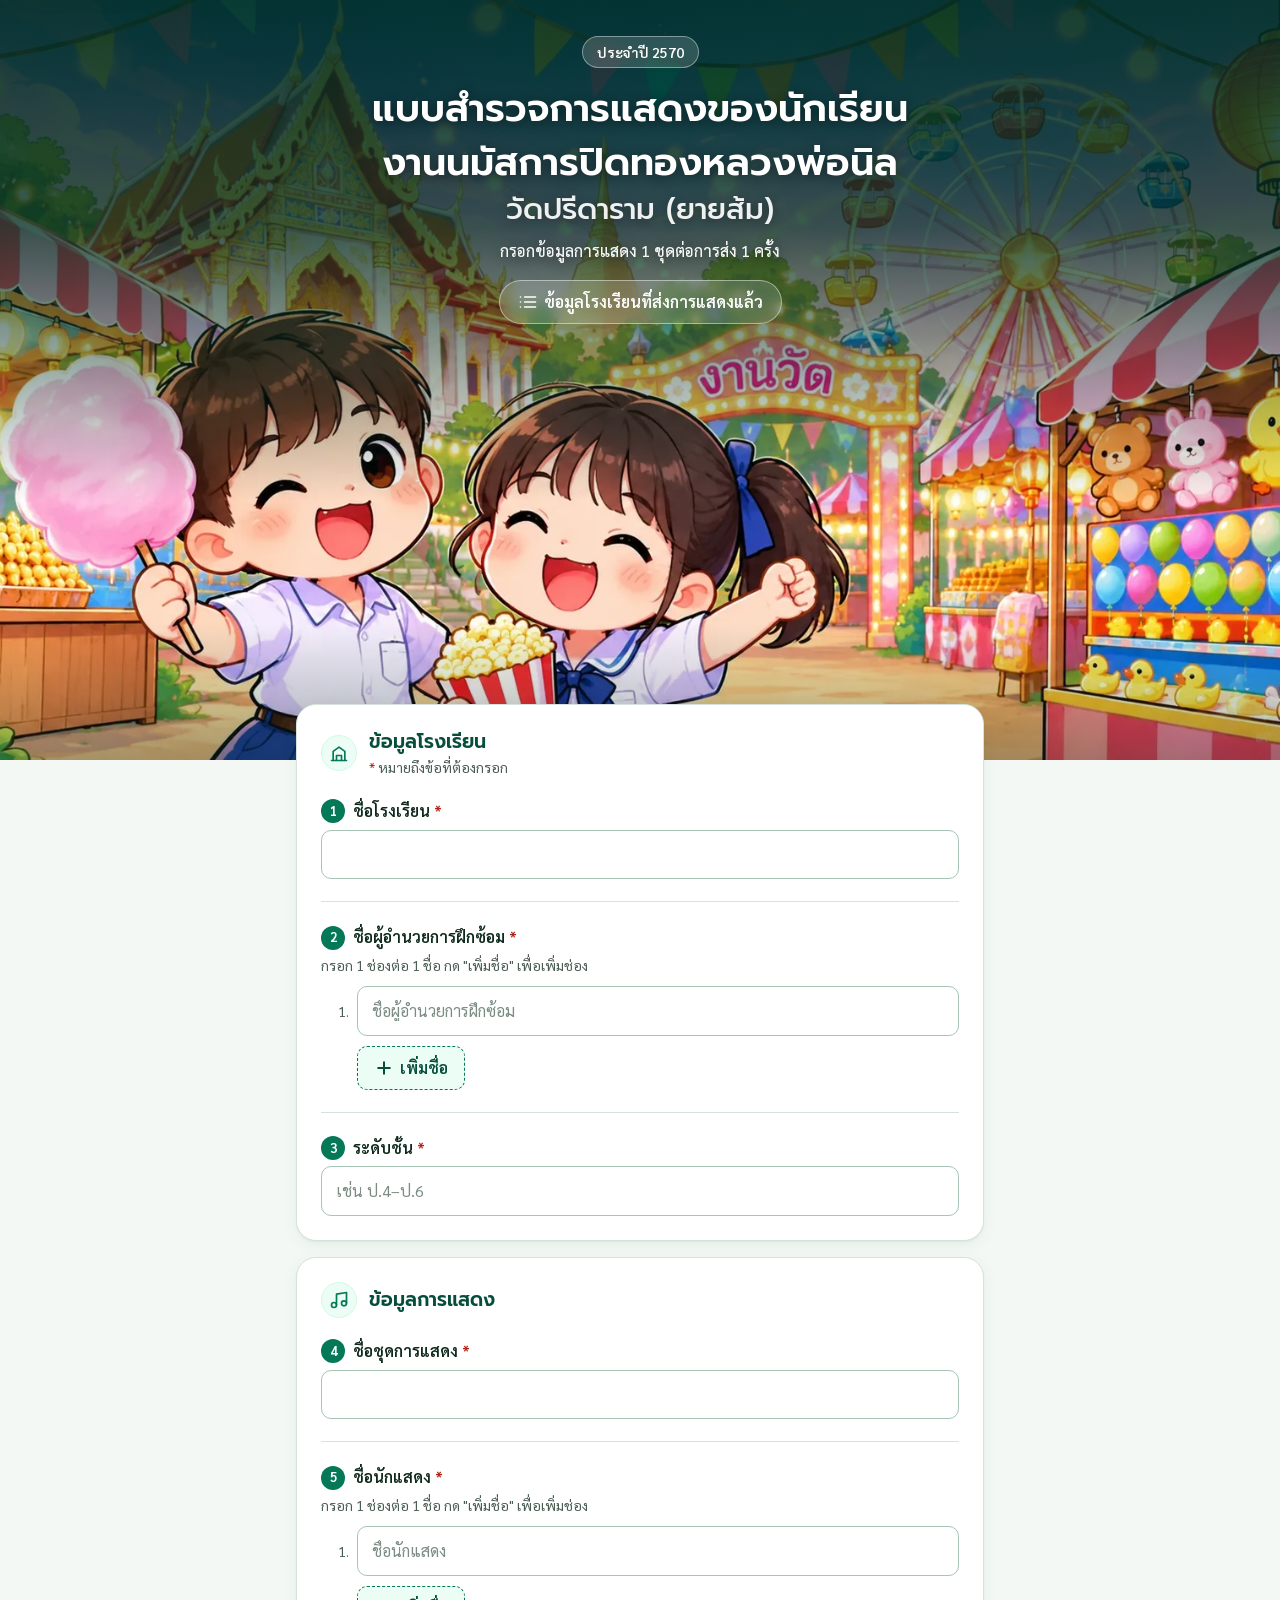
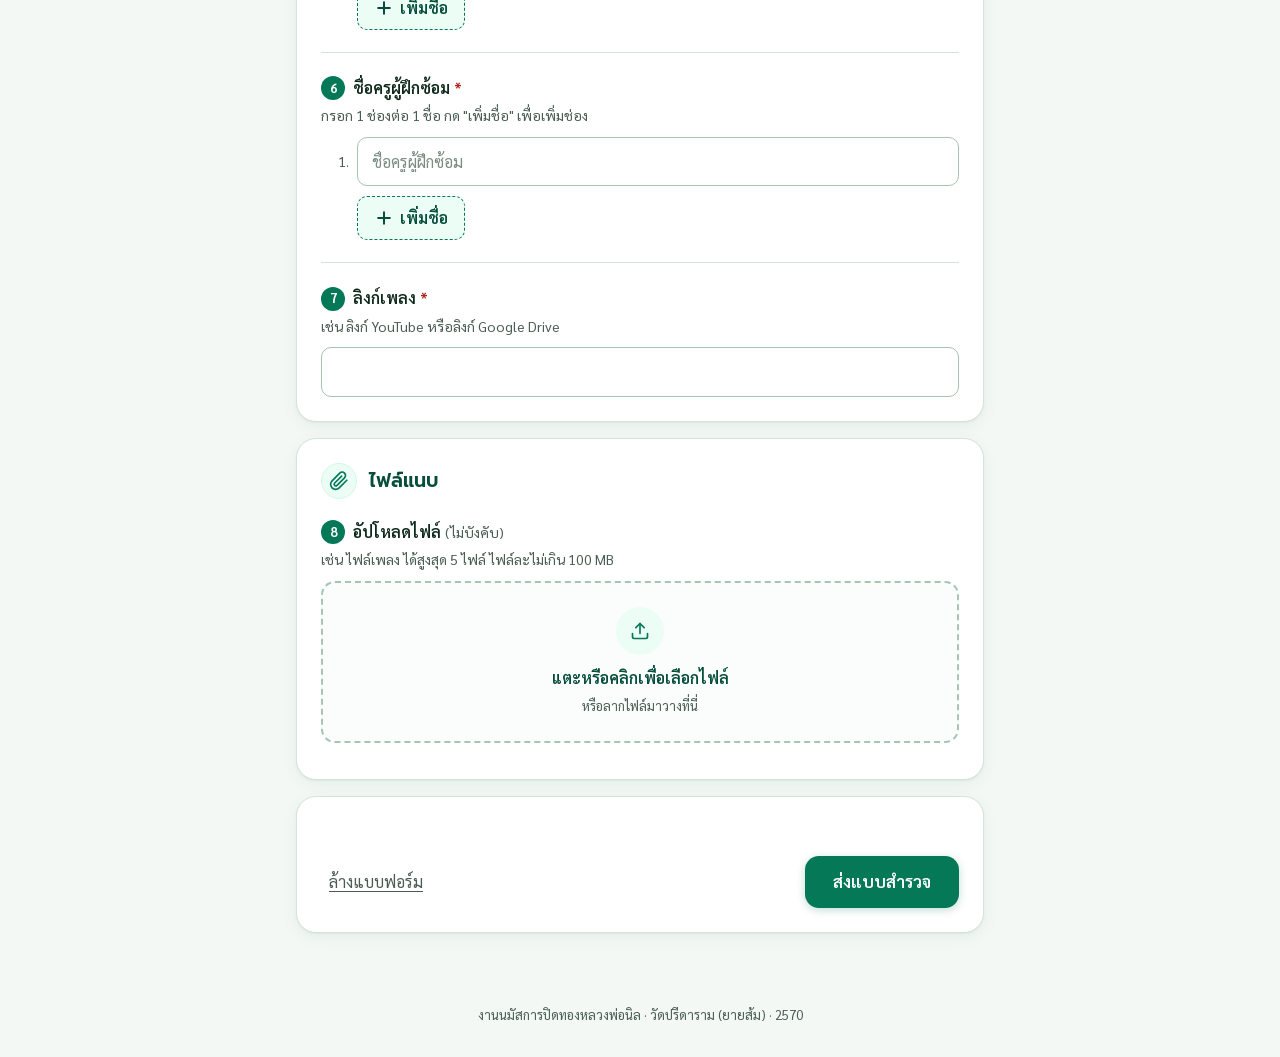
<file: index.html>
<!DOCTYPE html>
<html lang="th">
<head>
  <meta charset="utf-8">
  <meta name="viewport" content="width=device-width, initial-scale=1">
  <meta name="theme-color" content="#065f46">
  <meta name="color-scheme" content="light">
  <title>แบบสำรวจการแสดงของนักเรียน งานปิดทองหลวงพ่อนิล 2570</title>
  <meta name="description" content="แบบสำรวจการแสดงของนักเรียน งานนมัสการปิดทองหลวงพ่อนิล วัดปรีดาราม (ยายส้ม) ประจำปี 2570">
  <meta property="og:title" content="แบบสำรวจการแสดงของนักเรียน งานปิดทองหลวงพ่อนิล 2570">
  <meta property="og:image" content="https://pdrweb-system.github.io/watpreedaramfest/assets/cover-1600.webp">
  <link rel="preload" as="image" href="assets/cover-800.webp" imagesrcset="assets/cover-800.webp 800w, assets/cover-1600.webp 1600w" imagesizes="(max-width: 925px) 925px, 100vw">
  <script src="config.js"></script>
  <link rel="preconnect" href="https://fonts.googleapis.com">
  <link rel="preconnect" href="https://fonts.gstatic.com" crossorigin>
  <link href="https://fonts.googleapis.com/css2?family=Prompt:wght@500;600&family=Sarabun:wght@400;500;600;700&display=swap" rel="stylesheet">
  <link rel="stylesheet" href="assets/style.css">
</head>
<body>
<a class="skip" href="#form">ข้ามไปยังแบบฟอร์ม</a>

<header class="hero">
  <picture class="cover">
    <img src="assets/cover-1600.webp"
         srcset="assets/cover-800.webp 800w, assets/cover-1600.webp 1600w"
         sizes="(max-width: 925px) 925px, 100vw"
         width="1600" height="900" fetchpriority="high"
         alt="ภาพการ์ตูนนักเรียนชายและหญิงเที่ยวงานวัด ถือสายไหมและป๊อปคอร์น มีโบสถ์ เจดีย์ทอง ชิงช้าสวรรค์ และซุ้มงานวัด">
  </picture>
  <div class="hero-content">
    <span class="chip">ประจำปี 2570</span>
    <h1>แบบสำรวจการแสดงของนักเรียน งานนมัสการปิดทองหลวงพ่อนิล<span class="temple">วัดปรีดาราม (ยายส้ม)</span></h1>
    <p>กรอกข้อมูลการแสดง 1 ชุดต่อการส่ง 1 ครั้ง</p>
    <a class="hero-link" href="summary.html"><svg class="icon" viewBox="0 0 24 24" fill="none" stroke="currentColor" stroke-width="2" stroke-linecap="round" stroke-linejoin="round" aria-hidden="true"><path d="M8 6h13M8 12h13M8 18h13"/><path d="M3 6h.01M3 12h.01M3 18h.01"/></svg>ข้อมูลโรงเรียนที่ส่งการแสดงแล้ว</a>
  </div>
</header>

<main class="wrap">
  <div class="notice" id="configNotice" role="alert">ระบบยังไม่ได้ตั้งค่าปลายทางสำหรับบันทึกข้อมูล (SCRIPT_URL ในไฟล์ config.js) กรุณาติดต่อผู้ดูแลระบบ</div>

  <form id="form" novalidate>
    <div class="hp" aria-hidden="true">
      <label>เว้นช่องนี้ว่างไว้ <input type="text" id="website" name="website" tabindex="-1" autocomplete="off"></label>
    </div>

    <section class="card" aria-labelledby="secSchool">
      <div class="section-head">
        <div class="step" aria-hidden="true">
          <svg class="icon" viewBox="0 0 24 24" fill="none" stroke="currentColor" stroke-width="2" stroke-linecap="round" stroke-linejoin="round"><path d="M3 21h18"/><path d="M5 21V10l7-5 7 5v11"/><path d="M9 21v-6h6v6"/></svg>
        </div>
        <div>
          <h2 id="secSchool">ข้อมูลโรงเรียน</h2>
          <p class="req-note"><span class="req">*</span> หมายถึงข้อที่ต้องกรอก</p>
        </div>
      </div>

      <div class="field" data-field="school">
        <label for="school"><span class="num">1</span>ชื่อโรงเรียน <span class="req">*</span></label>
        <input type="text" id="school" name="school" required maxlength="200" autocomplete="organization" aria-describedby="schoolMsg">
        <div class="msg" id="schoolMsg">กรุณากรอกชื่อโรงเรียน</div>
      </div>

      <div class="field" data-field="director">
        <span class="label" id="directorLabel"><span class="num">2</span>ชื่อผู้อำนวยการฝึกซ้อม <span class="req">*</span></span>
        <p class="hint">กรอก 1 ช่องต่อ 1 ชื่อ กด "เพิ่มชื่อ" เพื่อเพิ่มช่อง</p>
        <div class="names" id="directorList" role="group" aria-labelledby="directorLabel" data-label="ผู้อำนวยการฝึกซ้อม" data-max="20"></div>
        <button type="button" class="add-name" data-list="directorList">
          <svg class="icon" viewBox="0 0 24 24" fill="none" stroke="currentColor" stroke-width="2.4" stroke-linecap="round" aria-hidden="true"><path d="M12 5v14M5 12h14"/></svg>เพิ่มชื่อ
        </button>
        <div class="msg">กรุณากรอกชื่อผู้อำนวยการฝึกซ้อมอย่างน้อย 1 ชื่อ</div>
      </div>

      <div class="field" data-field="level">
        <label for="level"><span class="num">3</span>ระดับชั้น <span class="req">*</span></label>
        <input type="text" id="level" name="level" required maxlength="200" placeholder="เช่น ป.4–ป.6" aria-describedby="levelMsg">
        <div class="msg" id="levelMsg">กรุณากรอกระดับชั้น</div>
      </div>
    </section>

    <section class="card" aria-labelledby="secShow">
      <div class="section-head">
        <div class="step" aria-hidden="true">
          <svg class="icon" viewBox="0 0 24 24" fill="none" stroke="currentColor" stroke-width="2" stroke-linecap="round" stroke-linejoin="round"><path d="M9 18V5l12-2v13"/><circle cx="6" cy="18" r="3"/><circle cx="18" cy="16" r="3"/></svg>
        </div>
        <h2 id="secShow">ข้อมูลการแสดง</h2>
      </div>

      <div class="field" data-field="showName">
        <label for="showName"><span class="num">4</span>ชื่อชุดการแสดง <span class="req">*</span></label>
        <input type="text" id="showName" name="showName" required maxlength="300" aria-describedby="showNameMsg">
        <div class="msg" id="showNameMsg">กรุณากรอกชื่อชุดการแสดง</div>
      </div>

      <div class="field" data-field="performers">
        <span class="label" id="performersLabel"><span class="num">5</span>ชื่อนักแสดง <span class="req">*</span></span>
        <p class="hint">กรอก 1 ช่องต่อ 1 ชื่อ กด "เพิ่มชื่อ" เพื่อเพิ่มช่อง</p>
        <div class="names" id="performersList" role="group" aria-labelledby="performersLabel" data-label="นักแสดง" data-max="100"></div>
        <button type="button" class="add-name" data-list="performersList">
          <svg class="icon" viewBox="0 0 24 24" fill="none" stroke="currentColor" stroke-width="2.4" stroke-linecap="round" aria-hidden="true"><path d="M12 5v14M5 12h14"/></svg>เพิ่มชื่อ
        </button>
        <div class="msg">กรุณากรอกชื่อนักแสดงอย่างน้อย 1 ชื่อ</div>
      </div>

      <div class="field" data-field="trainer">
        <span class="label" id="trainerLabel"><span class="num">6</span>ชื่อครูผู้ฝึกซ้อม <span class="req">*</span></span>
        <p class="hint">กรอก 1 ช่องต่อ 1 ชื่อ กด "เพิ่มชื่อ" เพื่อเพิ่มช่อง</p>
        <div class="names" id="trainerList" role="group" aria-labelledby="trainerLabel" data-label="ครูผู้ฝึกซ้อม" data-max="20"></div>
        <button type="button" class="add-name" data-list="trainerList">
          <svg class="icon" viewBox="0 0 24 24" fill="none" stroke="currentColor" stroke-width="2.4" stroke-linecap="round" aria-hidden="true"><path d="M12 5v14M5 12h14"/></svg>เพิ่มชื่อ
        </button>
        <div class="msg">กรุณากรอกชื่อครูผู้ฝึกซ้อมอย่างน้อย 1 ชื่อ</div>
      </div>

      <div class="field" data-field="musicLink">
        <label for="musicLink"><span class="num">7</span>ลิงก์เพลง <span class="req">*</span></label>
        <p class="hint" id="musicLinkHint">เช่น ลิงก์ YouTube หรือลิงก์ Google Drive</p>
        <input type="text" id="musicLink" name="musicLink" required maxlength="1000" inputmode="url" autocapitalize="off" spellcheck="false" aria-describedby="musicLinkHint musicLinkMsg">
        <div class="msg" id="musicLinkMsg">กรุณากรอกลิงก์เพลง</div>
      </div>
    </section>

    <section class="card" aria-labelledby="secFiles">
      <div class="section-head">
        <div class="step" aria-hidden="true">
          <svg class="icon" viewBox="0 0 24 24" fill="none" stroke="currentColor" stroke-width="2" stroke-linecap="round" stroke-linejoin="round"><path d="m21.4 11.1-9.2 9.2a6 6 0 0 1-8.5-8.5l9.2-9.2a4 4 0 0 1 5.7 5.7l-9.2 9.2a2 2 0 0 1-2.8-2.8l8.5-8.5"/></svg>
        </div>
        <h2 id="secFiles">ไฟล์แนบ</h2>
      </div>

      <div class="field" data-field="files">
        <span class="label"><span class="num">8</span>อัปโหลดไฟล์ <span class="opt">(ไม่บังคับ)</span></span>
        <p class="hint">เช่น ไฟล์เพลง ได้สูงสุด <span id="maxFilesText">5</span> ไฟล์ ไฟล์ละไม่เกิน <span id="maxFileMbText">100</span> MB</p>
        <div class="drop" id="drop" tabindex="0" role="button" aria-label="เลือกไฟล์ที่จะอัปโหลด">
          <span class="drop-icon" aria-hidden="true">
            <svg class="icon" viewBox="0 0 24 24" fill="none" stroke="currentColor" stroke-width="2" stroke-linecap="round" stroke-linejoin="round"><path d="M21 15v4a2 2 0 0 1-2 2H5a2 2 0 0 1-2-2v-4"/><path d="m17 8-5-5-5 5"/><path d="M12 3v12"/></svg>
          </span>
          <strong>แตะหรือคลิกเพื่อเลือกไฟล์</strong>
          <small>หรือลากไฟล์มาวางที่นี่</small>
        </div>
        <input type="file" id="fileInput" multiple hidden>
        <ul id="fileList"></ul>
        <div class="msg" id="fileMsg" role="alert"></div>
      </div>
    </section>

    <div class="card actions">
      <p id="status" role="status" aria-live="polite"></p>
      <div class="action-row">
        <button type="button" class="link" id="resetBtn">ล้างแบบฟอร์ม</button>
        <button type="submit" class="primary" id="submitBtn"><span class="spinner" aria-hidden="true"></span><span class="label-text">ส่งแบบสำรวจ</span></button>
      </div>
    </div>
  </form>

  <div class="card done" id="done" tabindex="-1">
    <div class="check" aria-hidden="true">
      <svg viewBox="0 0 24 24" fill="none" stroke="currentColor" stroke-width="2.6" stroke-linecap="round" stroke-linejoin="round"><path d="M20 6 9 17l-5-5"/></svg>
    </div>
    <p class="sent-school" id="sentSchool"></p>
    <p class="sent-level" id="sentLevel"></p>
    <h2>ส่งข้อมูลเรียบร้อยแล้ว</h2>
    <p>ขอบคุณที่ร่วมส่งการแสดงในงานนมัสการปิดทองหลวงพ่อนิล ประจำปี 2570</p>
    <div class="done-actions">
      <button class="primary" id="againBtn">ส่งการแสดงชุดอื่นเพิ่ม</button>
      <a class="btn-secondary" href="summary.html"><svg class="icon" viewBox="0 0 24 24" fill="none" stroke="currentColor" stroke-width="2" stroke-linecap="round" stroke-linejoin="round" aria-hidden="true"><path d="M8 6h13M8 12h13M8 18h13"/><path d="M3 6h.01M3 12h.01M3 18h.01"/></svg>ข้อมูลโรงเรียนที่ส่งการแสดงแล้ว</a>
    </div>
  </div>
</main>

<div class="overlay" id="sendingOverlay" hidden>
  <div class="modal" role="dialog" aria-modal="true" aria-labelledby="sendingTitle" aria-describedby="sendingText" tabindex="-1">
    <div class="big-spinner" aria-hidden="true"></div>
    <h2 id="sendingTitle">กำลังส่ง…</h2>
    <p id="sendingText" role="status" aria-live="polite">กรุณารอสักครู่</p>
    <div class="progress" id="progress" hidden><div class="bar" id="progressBar"></div></div>
    <small>กรุณาอย่าปิดหรือรีเฟรชหน้านี้จนกว่าจะส่งเสร็จ</small>
  </div>
</div>

<footer>งานนมัสการปิดทองหลวงพ่อนิล · วัดปรีดาราม (ยายส้ม) · 2570</footer>

<script>
  const CFG = window.SURVEY_CONFIG || {};
  const SCRIPT_URL = (CFG.SCRIPT_URL || '').trim();
  const MAX_FILES = CFG.MAX_FILES || 5, MAX_FILE_MB = CFG.MAX_FILE_MB || 100, MAX_TOTAL_MB = CFG.MAX_TOTAL_MB || 500;
  document.getElementById('maxFilesText').textContent = MAX_FILES;
  document.getElementById('maxFileMbText').textContent = MAX_FILE_MB;
  if (!SCRIPT_URL) document.getElementById('configNotice').style.display = 'block';
  const form = document.getElementById('form');
  const drop = document.getElementById('drop');
  const fileInput = document.getElementById('fileInput');
  const fileList = document.getElementById('fileList');
  const fileMsg = document.getElementById('fileMsg');
  const statusEl = document.getElementById('status');
  const submitBtn = document.getElementById('submitBtn');
  let files = [];

  // ---------- files ----------
  drop.addEventListener('click', () => fileInput.click());
  drop.addEventListener('keydown', e => { if (e.key === 'Enter' || e.key === ' ') { e.preventDefault(); fileInput.click(); } });
  ['dragenter', 'dragover'].forEach(ev => drop.addEventListener(ev, e => { e.preventDefault(); drop.classList.add('over'); }));
  ['dragleave', 'drop'].forEach(ev => drop.addEventListener(ev, e => { e.preventDefault(); drop.classList.remove('over'); }));
  drop.addEventListener('drop', e => addFiles(e.dataTransfer.files));
  fileInput.addEventListener('change', () => { addFiles(fileInput.files); fileInput.value = ''; });

  function addFiles(list) {
    let err = '';
    for (const f of list) {
      if (files.length >= MAX_FILES) { err = 'แนบไฟล์ได้ไม่เกิน ' + MAX_FILES + ' ไฟล์'; break; }
      if (!f.size) { err = 'ไฟล์ "' + f.name + '" ว่างเปล่า'; continue; }
      if (f.size > MAX_FILE_MB * 1048576) { err = 'ไฟล์ "' + f.name + '" มีขนาดเกิน ' + MAX_FILE_MB + ' MB'; continue; }
      const total = files.reduce((s, x) => s + x.size, 0) + f.size;
      if (total > MAX_TOTAL_MB * 1048576) { err = 'ขนาดไฟล์รวมเกิน ' + MAX_TOTAL_MB + ' MB'; continue; }
      files.push(f);
    }
    showFileError(err);
    renderFiles();
  }
  function showFileError(msg) {
    fileMsg.textContent = msg;
    fileMsg.closest('[data-field]').classList.toggle('invalid', !!msg);
  }
  function renderFiles() {
    fileList.innerHTML = '';
    files.forEach((f, i) => {
      const li = document.createElement('li');
      const name = document.createElement('span');
      name.textContent = f.name + ' (' + (f.size / 1048576).toFixed(2) + ' MB)';
      const rm = document.createElement('button');
      rm.type = 'button'; rm.textContent = 'ลบ';
      rm.setAttribute('aria-label', 'ลบไฟล์ ' + f.name);
      rm.onclick = () => { files.splice(i, 1); showFileError(''); renderFiles(); };
      li.append(name, rm);
      fileList.append(li);
    });
  }
  // อ่านไฟล์บางส่วน (ไม่โหลดทั้งไฟล์เข้าหน่วยความจำ) แล้วแปลงเป็น base64
  function readSlice(blob) {
    return new Promise((resolve, reject) => {
      const r = new FileReader();
      r.onload = () => resolve(String(r.result).split(',')[1] || '');
      r.onerror = () => reject(new Error('อ่านไฟล์ไม่สำเร็จ'));
      r.readAsDataURL(blob);
    });
  }

  // ส่งคำขอไปยัง Apps Script เป็น text/plain เพื่อไม่ให้เกิด CORS preflight
  async function api(body, retries = 0) {
    for (let attempt = 0; ; attempt++) {
      try {
        const res = await fetch(SCRIPT_URL, {
          method: 'POST',
          headers: { 'Content-Type': 'text/plain;charset=utf-8' },
          body: JSON.stringify(body),
          redirect: 'follow'
        });
        let result;
        try { result = await res.json(); } catch (_) { throw new Error('เซิร์ฟเวอร์ตอบกลับไม่ถูกต้อง (HTTP ' + res.status + ')'); }
        if (!result.ok) { const e = new Error(result.error || 'ไม่ทราบสาเหตุ'); e.fatal = true; throw e; }
        return result;
      } catch (err) {
        if (err.fatal || attempt >= retries) throw err;
        await new Promise(r => setTimeout(r, 2000 * (attempt + 1)));
      }
    }
  }

  // อัปโหลดไฟล์ทีละชิ้นผ่าน Apps Script เข้า Google Drive แล้วคืน uploadId
  async function uploadFile(f, school, onProgress) {
    const init = await api({ action: 'initUpload', name: f.name, type: f.type, size: f.size, school }, 2);
    const chunk = init.chunkSize;
    let offset = 0;
    while (offset < f.size) {
      const data = await readSlice(f.slice(offset, offset + chunk));
      const r = await api({ action: 'uploadChunk', uploadId: init.uploadId, offset, data }, 3);
      offset = r.done ? f.size : r.received;
      onProgress(offset);
    }
    return init.uploadId;
  }

  // ---------- รายชื่อ (1 ช่องต่อ 1 ชื่อ) ----------
  function renumber(list) {
    const rows = list.querySelectorAll('.name-row');
    rows.forEach((row, i) => {
      row.querySelector('.idx').textContent = (i + 1) + '.';
      row.querySelector('input').setAttribute('aria-label', list.dataset.label + ' คนที่ ' + (i + 1));
      const rmBtn = row.querySelector('.remove-name');
      rmBtn.hidden = rows.length === 1;
      rmBtn.setAttribute('aria-label', 'ลบชื่อ' + list.dataset.label + ' คนที่ ' + (i + 1));
    });
    const addBtn = form.querySelector('.add-name[data-list="' + list.id + '"]');
    addBtn.disabled = rows.length >= Number(list.dataset.max);
  }
  function addNameRow(list, focus) {
    if (list.children.length >= Number(list.dataset.max)) return;
    const row = document.createElement('div');
    row.className = 'name-row';
    const idx = document.createElement('span');
    idx.className = 'idx';
    const input = document.createElement('input');
    input.type = 'text'; input.maxLength = 200;
    input.placeholder = 'ชื่อ' + list.dataset.label;
    input.addEventListener('keydown', e => {
      // กด Enter ในช่องสุดท้ายเพื่อเพิ่มช่องใหม่ แทนการส่งฟอร์ม
      if (e.key === 'Enter') { e.preventDefault(); if (input.value.trim()) addNameRow(list, true); }
    });
    const rm = document.createElement('button');
    rm.type = 'button'; rm.className = 'remove-name';
    rm.innerHTML = '<svg class="icon" viewBox="0 0 24 24" fill="none" stroke="currentColor" stroke-width="2" stroke-linecap="round" stroke-linejoin="round" aria-hidden="true"><path d="M3 6h18"/><path d="M8 6V4h8v2"/><path d="M19 6l-1 14H6L5 6"/></svg><span>ลบชื่อ</span>';
    rm.onclick = () => {
      const next = row.nextElementSibling || row.previousElementSibling;
      row.remove(); renumber(list);
      if (next) next.querySelector('input').focus();
    };
    row.append(idx, input, rm);
    list.append(row);
    renumber(list);
    if (focus) input.focus();
  }
  function getNames(id) {
    return [...document.getElementById(id).querySelectorAll('input')]
      .map(i => i.value.trim()).filter(Boolean);
  }
  function initNameLists() {
    form.querySelectorAll('.names').forEach(list => { list.innerHTML = ''; addNameRow(list, false); });
  }
  form.querySelectorAll('.add-name').forEach(btn => {
    btn.addEventListener('click', () => addNameRow(document.getElementById(btn.dataset.list), true));
  });
  initNameLists();

  // ---------- validation ----------
  function validate() {
    let firstBad = null;
    const checks = {
      school: () => form.school.value.trim() !== '',
      director: () => getNames('directorList').length > 0,
      level: () => form.level.value.trim() !== '',
      showName: () => form.showName.value.trim() !== '',
      performers: () => getNames('performersList').length > 0,
      trainer: () => getNames('trainerList').length > 0,
      musicLink: () => form.musicLink.value.trim() !== ''
    };
    for (const k in checks) {
      const card = form.querySelector('[data-field="' + k + '"]');
      const ok = checks[k]();
      card.classList.toggle('invalid', !ok);
      card.querySelectorAll(':scope > input').forEach(i => i.setAttribute('aria-invalid', String(!ok)));
      card.querySelectorAll('.name-row input').forEach(i => i.classList.toggle('empty', !ok && !i.value.trim()));
      if (!ok && !firstBad) firstBad = card;
    }
    if (firstBad) {
      firstBad.scrollIntoView({ behavior: 'smooth', block: 'center' });
      const el = firstBad.querySelector('input.empty') || firstBad.querySelector('input, textarea');
      if (el) el.focus({ preventScroll: true });
    }
    return !firstBad;
  }
  form.addEventListener('input', e => {
    const card = e.target.closest('[data-field]');
    if (card && card.dataset.field !== 'files' && card.classList.contains('invalid')) {
      card.classList.remove('invalid');
      card.querySelectorAll('[aria-invalid]').forEach(i => i.removeAttribute('aria-invalid'));
    }
  });

  // ---------- submit ----------
  form.addEventListener('submit', async e => {
    e.preventDefault();
    statusEl.className = ''; statusEl.textContent = '';
    if (!validate()) return;
    if (!SCRIPT_URL) { fail('ระบบยังไม่ได้ตั้งค่า SCRIPT_URL'); return; }

    setBusy(true);
    try {
      const uploadIds = [];
      const totalBytes = files.reduce((s, f) => s + f.size, 0);
      let doneBytes = 0;
      for (let i = 0; i < files.length; i++) {
        const f = files[i];
        const show = sent => {
          const pct = Math.floor((doneBytes + sent) / totalBytes * 100);
          sendingText.textContent = 'กำลังอัปโหลดไฟล์ ' + (i + 1) + '/' + files.length + ' … ' + pct + '%';
          setProgress(pct);
        };
        show(0);
        uploadIds.push(await uploadFile(f, form.school.value.trim(), show));
        doneBytes += f.size;
      }
      sendingText.textContent = 'กำลังบันทึกข้อมูล…';
      if (files.length) setProgress(100);
      await api({
        action: 'submit',
        school: form.school.value.trim(),
        director: getNames('directorList').join('\n'),
        level: form.level.value.trim(),
        showName: form.showName.value.trim(),
        performers: getNames('performersList').join('\n'),
        trainer: getNames('trainerList').join('\n'),
        musicLink: form.musicLink.value.trim(),
        website: form.website.value,
        uploadIds
      });
      setBusy(false);
      document.getElementById('sentSchool').textContent = form.school.value.trim();
      document.getElementById('sentLevel').textContent = 'ระดับชั้น ' + form.level.value.trim();
      form.style.display = 'none';
      const done = document.getElementById('done');
      done.style.display = 'block';
      done.scrollIntoView({ behavior: 'smooth', block: 'center' });
      done.focus({ preventScroll: true });
    } catch (err) {
      fail(err.message === 'Failed to fetch' ? 'เชื่อมต่อเซิร์ฟเวอร์ไม่ได้ กรุณาตรวจสอบอินเทอร์เน็ตแล้วลองใหม่' : err.message);
    }
  });
  window.addEventListener('beforeunload', e => { if (submitBtn.disabled) { e.preventDefault(); e.returnValue = ''; } });
  const progress = document.getElementById('progress');
  const progressBar = document.getElementById('progressBar');
  function setProgress(pct) { progress.hidden = false; progressBar.style.width = pct + '%'; }
  const overlay = document.getElementById('sendingOverlay');
  const sendingText = document.getElementById('sendingText');
  const mainEl = document.querySelector('main');
  function setBusy(busy) {
    submitBtn.disabled = busy;
    submitBtn.classList.toggle('loading', busy);
    submitBtn.querySelector('.label-text').textContent = busy ? 'กำลังส่ง…' : 'ส่งแบบสำรวจ';
    // แสดง pop up "กำลังส่ง" และกันไม่ให้กดส่วนอื่นของหน้าระหว่างส่ง
    overlay.hidden = !busy;
    mainEl.inert = busy;
    document.body.classList.toggle('modal-open', busy);
    if (busy) {
      sendingText.textContent = 'กรุณารอสักครู่';
      overlay.querySelector('.modal').focus();
    } else {
      progress.hidden = true; progressBar.style.width = '0';
    }
  }
  function fail(msg) {
    setBusy(false);
    statusEl.className = 'error';
    statusEl.textContent = 'ส่งไม่สำเร็จ: ' + msg;
    statusEl.scrollIntoView({ behavior: 'smooth', block: 'center' });
    submitBtn.focus({ preventScroll: true });
  }

  function resetForm() {
    form.reset(); files = []; renderFiles(); showFileError('');
    initNameLists();
    form.querySelectorAll('.invalid').forEach(c => c.classList.remove('invalid'));
    form.querySelectorAll('[aria-invalid]').forEach(i => i.removeAttribute('aria-invalid'));
    statusEl.className = ''; statusEl.textContent = ''; setBusy(false);
  }
  document.getElementById('resetBtn').onclick = () => { if (confirm('ต้องการล้างข้อมูลที่กรอกทั้งหมดใช่หรือไม่?')) resetForm(); };
  document.getElementById('againBtn').onclick = () => {
    resetForm();
    document.getElementById('done').style.display = 'none';
    form.style.display = 'block';
    window.scrollTo({ top: 0, behavior: 'smooth' });
  };
</script>
</body>
</html>
</file>
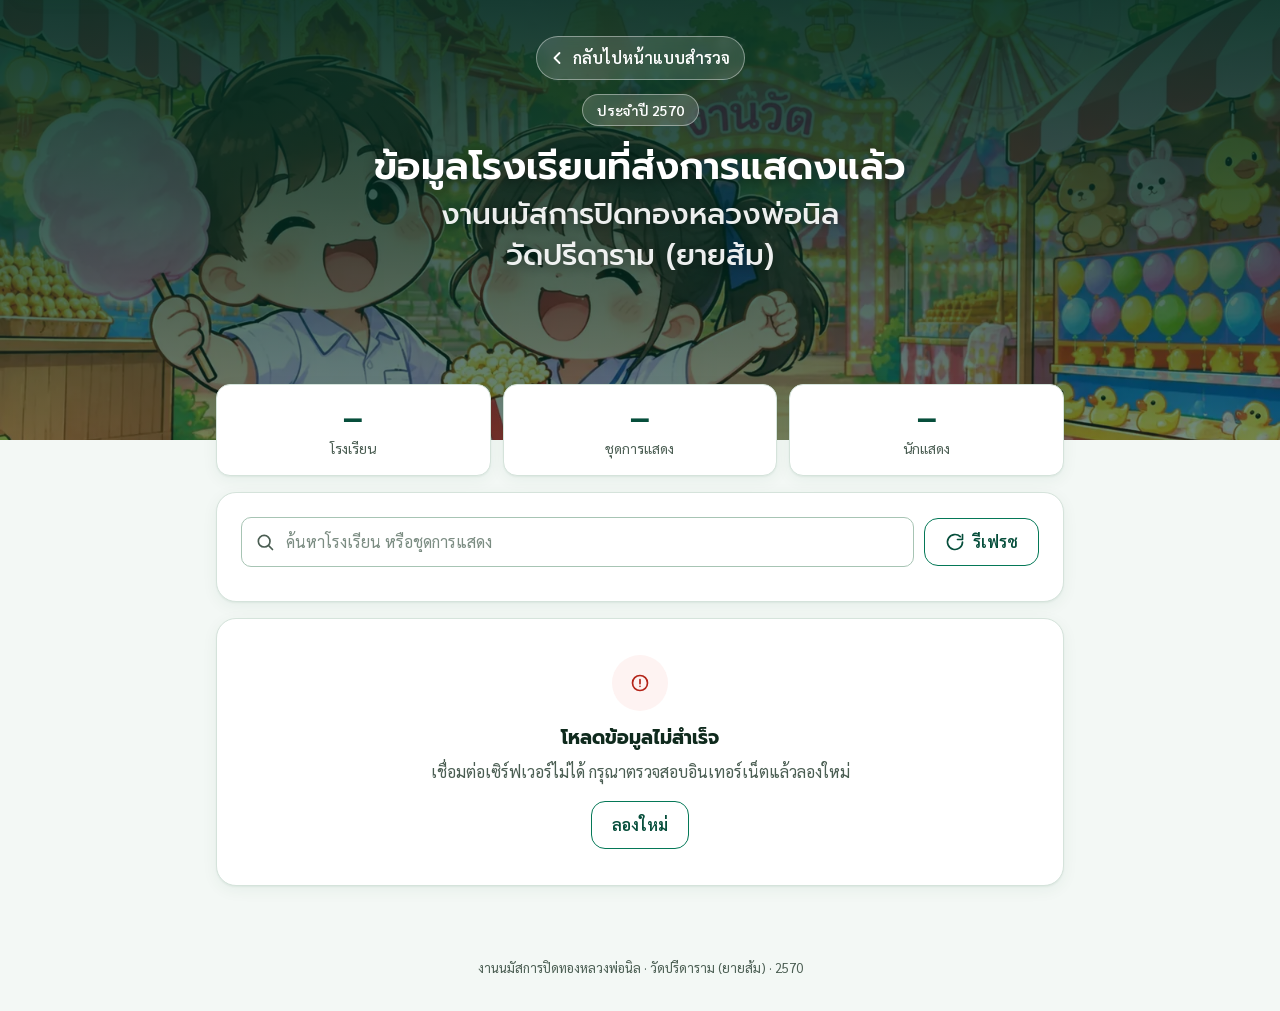
<file: summary.html>
<!DOCTYPE html>
<html lang="th">
<head>
  <meta charset="utf-8">
  <meta name="viewport" content="width=device-width, initial-scale=1">
  <meta name="theme-color" content="#065f46">
  <meta name="color-scheme" content="light">
  <title>ข้อมูลโรงเรียนที่ส่งการแสดงแล้ว · งานปิดทองหลวงพ่อนิล 2570</title>
  <meta name="description" content="รายชื่อโรงเรียนและชุดการแสดงที่ส่งเข้าร่วมงานนมัสการปิดทองหลวงพ่อนิล วัดปรีดาราม (ยายส้ม) ประจำปี 2570">
  <meta property="og:image" content="https://pdrweb-system.github.io/watpreedaramfest/assets/cover-1600.webp">
  <script src="config.js"></script>
  <link rel="preconnect" href="https://fonts.googleapis.com">
  <link rel="preconnect" href="https://fonts.gstatic.com" crossorigin>
  <link href="https://fonts.googleapis.com/css2?family=Prompt:wght@500;600&family=Sarabun:wght@400;500;600;700&display=swap" rel="stylesheet">
  <link rel="stylesheet" href="assets/style.css">
  <style>
    /* ส่วนหัวของหน้าสรุปเตี้ยกว่าหน้าหลัก */
    .hero.hero-compact { min-height: max(300px, min(calc(28vw + 120px), 440px)); }
    .hero.hero-compact::after {
      background: linear-gradient(180deg, rgba(3, 46, 34, .92) 0%, rgba(3, 46, 34, .78) 45%, rgba(3, 46, 34, .55) 100%);
    }
    .back-link {
      display: inline-flex; align-items: center; gap: 6px; min-height: 44px; padding: 0 14px 0 10px;
      border-radius: 999px; color: #fff; text-decoration: none; font-weight: 600; text-shadow: none;
      background: rgba(255,255,255,.14); border: 1px solid rgba(255,255,255,.4); margin-bottom: 14px;
      -webkit-backdrop-filter: blur(6px); backdrop-filter: blur(6px);
    }
    .back-link:hover { background: rgba(255,255,255,.26); }
    .back-link:focus-visible { outline: 3px solid #fff; outline-offset: 2px; }

    .wrap.wide { max-width: 880px; }
    .nowrap { display: inline-block; }

    /* ตัวเลขสรุป */
    .stats { display: grid; grid-template-columns: repeat(3, 1fr); gap: 12px; margin-bottom: 16px; }
    .stat {
      background: var(--surface); border: 1px solid var(--border); border-radius: var(--radius);
      box-shadow: var(--shadow); padding: 16px; text-align: center;
    }
    .stat .value {
      font-family: 'Prompt', 'Sarabun', sans-serif; font-weight: 600; font-size: 30px; line-height: 1.2;
      color: var(--primary-strong); font-variant-numeric: tabular-nums;
    }
    .stat .label { color: var(--text-muted); font-size: 14px; }

    /* แถบค้นหา */
    .toolbar { display: flex; gap: 10px; align-items: center; flex-wrap: wrap; }
    .search { position: relative; flex: 1 1 260px; }
    .search .icon { position: absolute; left: 14px; top: 50%; transform: translateY(-50%); color: var(--text-muted); }
    .search input { padding-left: 44px; }
    .refresh { flex: none; }
    .refresh .icon { transition: transform 600ms var(--ease); }
    .refresh.spinning .icon { animation: spin .8s linear infinite; }
    .meta { margin: 10px 0 0; font-size: 13px; color: var(--text-muted); }

    /* รายการโรงเรียน */
    .school {
      background: var(--surface); border: 1px solid var(--border); border-radius: var(--radius-lg);
      box-shadow: var(--shadow); padding: 20px; margin-bottom: 12px;
    }
    .school-head { display: flex; align-items: flex-start; gap: 12px; }
    .school-head .badge {
      width: 40px; height: 40px; flex: none; border-radius: 50%; display: grid; place-items: center;
      background: var(--primary-soft); color: var(--primary); border: 1px solid var(--primary-tint);
    }
    .school-head h2 {
      font-family: 'Prompt', 'Sarabun', sans-serif; font-weight: 600; font-size: 18px; line-height: 1.4;
      margin: 0; color: var(--text); overflow-wrap: anywhere;
    }
    .school-head .count { margin: 0; color: var(--text-muted); font-size: 14px; }
    .shows { list-style: none; margin: 14px 0 0; padding: 0; }
    .shows li {
      display: grid; grid-template-columns: 1fr auto; gap: 4px 12px; align-items: center;
      padding: 12px 0; border-top: 1px solid var(--border);
    }
    .shows .show-name { font-weight: 600; overflow-wrap: anywhere; }
    .shows .show-meta { grid-column: 1 / -1; display: flex; flex-wrap: wrap; gap: 6px 14px; font-size: 14px; color: var(--text-muted); }
    .shows .show-meta span { display: inline-flex; align-items: center; gap: 4px; }
    .shows .show-meta .icon { width: 16px; height: 16px; }
    .tag {
      display: inline-flex; align-items: center; padding: 2px 10px; border-radius: 999px; font-size: 13px; font-weight: 600;
      background: var(--primary-soft); color: var(--primary-strong); border: 1px solid var(--primary-tint); white-space: nowrap;
    }
    mark { background: #fef08a; color: inherit; border-radius: 3px; padding: 0 1px; }

    /* สถานะ */
    .state { text-align: center; padding: 36px 20px; color: var(--text-muted); }
    .state .state-icon {
      width: 56px; height: 56px; margin: 0 auto 12px; border-radius: 50%; display: grid; place-items: center;
      background: var(--primary-soft); color: var(--primary);
    }
    .state.error .state-icon { background: var(--danger-soft); color: var(--danger); }
    .state h2 { font-family: 'Prompt', 'Sarabun', sans-serif; font-size: 19px; color: var(--text); margin: 0 0 6px; }
    .state p { margin: 0 0 16px; }
    .skeleton { height: 112px; border-radius: var(--radius-lg); margin-bottom: 12px;
      background: linear-gradient(90deg, #e7f1ec 25%, #f4f9f6 50%, #e7f1ec 75%); background-size: 200% 100%;
      animation: shimmer 1.2s linear infinite; }
    @keyframes shimmer { to { background-position: -200% 0; } }

    @media (max-width: 480px) {
      .stats { gap: 8px; }
      .stat { padding: 12px 6px; }
      .stat .value { font-size: 24px; }
      .stat .label { font-size: 13px; }
      .school { padding: 16px; }
    }
  </style>
</head>
<body>
<a class="skip" href="#list">ข้ามไปยังรายการ</a>

<header class="hero hero-compact">
  <picture class="cover">
    <img src="assets/cover-1600.webp"
         srcset="assets/cover-800.webp 800w, assets/cover-1600.webp 1600w"
         sizes="(max-width: 925px) 925px, 100vw"
         width="1600" height="900" alt="">
  </picture>
  <div class="hero-content">
    <a class="back-link" href="./">
      <svg class="icon" viewBox="0 0 24 24" fill="none" stroke="currentColor" stroke-width="2.2" stroke-linecap="round" stroke-linejoin="round" aria-hidden="true"><path d="m15 18-6-6 6-6"/></svg>กลับไปหน้าแบบสำรวจ
    </a>
    <br>
    <span class="chip">ประจำปี 2570</span>
    <h1>ข้อมูลโรงเรียนที่ส่งการแสดงแล้ว<span class="temple"><span class="nowrap">งานนมัสการปิดทองหลวงพ่อนิล</span> <span class="nowrap">วัดปรีดาราม (ยายส้ม)</span></span></h1>
  </div>
</header>

<main class="wrap wide">
  <div class="notice" id="configNotice" role="alert">ระบบยังไม่ได้ตั้งค่าปลายทางสำหรับดึงข้อมูล (SCRIPT_URL ในไฟล์ config.js) กรุณาติดต่อผู้ดูแลระบบ</div>

  <section class="stats" aria-label="สรุปจำนวน">
    <div class="stat"><div class="value" id="statSchools">–</div><div class="label">โรงเรียน</div></div>
    <div class="stat"><div class="value" id="statShows">–</div><div class="label">ชุดการแสดง</div></div>
    <div class="stat"><div class="value" id="statPerformers">–</div><div class="label">นักแสดง</div></div>
  </section>

  <div class="card">
    <div class="toolbar">
      <div class="search">
        <svg class="icon" viewBox="0 0 24 24" fill="none" stroke="currentColor" stroke-width="2" stroke-linecap="round" stroke-linejoin="round" aria-hidden="true"><circle cx="11" cy="11" r="7"/><path d="m21 21-4.3-4.3"/></svg>
        <label for="q" class="hp">ค้นหา</label>
        <input type="text" id="q" placeholder="ค้นหาโรงเรียน หรือชุดการแสดง" aria-label="ค้นหาชื่อโรงเรียน ชุดการแสดง หรือระดับชั้น" autocomplete="off">
      </div>
      <button type="button" class="btn-secondary refresh" id="refreshBtn">
        <svg class="icon" viewBox="0 0 24 24" fill="none" stroke="currentColor" stroke-width="2" stroke-linecap="round" stroke-linejoin="round" aria-hidden="true"><path d="M21 12a9 9 0 1 1-2.64-6.36"/><path d="M21 3v6h-6"/></svg>รีเฟรช
      </button>
    </div>
    <p class="meta" id="meta" role="status" aria-live="polite">กำลังโหลดข้อมูล…</p>
  </div>

  <div id="list" tabindex="-1">
    <div class="skeleton"></div><div class="skeleton"></div><div class="skeleton"></div>
  </div>
</main>

<footer>งานนมัสการปิดทองหลวงพ่อนิล · วัดปรีดาราม (ยายส้ม) · 2570</footer>

<script>
  const CFG = window.SURVEY_CONFIG || {};
  const SCRIPT_URL = (CFG.SCRIPT_URL || '').trim();
  const listEl = document.getElementById('list');
  const metaEl = document.getElementById('meta');
  const qEl = document.getElementById('q');
  const refreshBtn = document.getElementById('refreshBtn');
  let items = [];
  let updatedText = '';

  const ICON = {
    school: '<svg class="icon" viewBox="0 0 24 24" fill="none" stroke="currentColor" stroke-width="2" stroke-linecap="round" stroke-linejoin="round" aria-hidden="true"><path d="M3 21h18"/><path d="M5 21V10l7-5 7 5v11"/><path d="M9 21v-6h6v6"/></svg>',
    people: '<svg class="icon" viewBox="0 0 24 24" fill="none" stroke="currentColor" stroke-width="2" stroke-linecap="round" stroke-linejoin="round" aria-hidden="true"><circle cx="9" cy="8" r="3.5"/><path d="M2.5 20a6.5 6.5 0 0 1 13 0"/><path d="M16 4.5a3.5 3.5 0 0 1 0 7"/><path d="M18 14a6.5 6.5 0 0 1 3.5 6"/></svg>',
    clock: '<svg class="icon" viewBox="0 0 24 24" fill="none" stroke="currentColor" stroke-width="2" stroke-linecap="round" stroke-linejoin="round" aria-hidden="true"><circle cx="12" cy="12" r="9"/><path d="M12 7v5l3 2"/></svg>',
    empty: '<svg class="icon" viewBox="0 0 24 24" fill="none" stroke="currentColor" stroke-width="2" stroke-linecap="round" stroke-linejoin="round" aria-hidden="true"><path d="M3 7h18v13H3z"/><path d="M3 7l3-4h12l3 4"/><path d="M9 12h6"/></svg>',
    alert: '<svg class="icon" viewBox="0 0 24 24" fill="none" stroke="currentColor" stroke-width="2" stroke-linecap="round" stroke-linejoin="round" aria-hidden="true"><circle cx="12" cy="12" r="9"/><path d="M12 8v5M12 16h.01"/></svg>'
  };

  function esc(s) {
    return String(s).replace(/[&<>"']/g, c => ({ '&': '&amp;', '<': '&lt;', '>': '&gt;', '"': '&quot;', "'": '&#39;' }[c]));
  }
  // ไฮไลต์คำค้นหา (ทำหลัง escape เพื่อความปลอดภัย)
  function hl(text, q) {
    const t = esc(text);
    if (!q) return t;
    const i = String(text).toLowerCase().indexOf(q);
    if (i < 0) return t;
    return esc(text.slice(0, i)) + '<mark>' + esc(text.slice(i, i + q.length)) + '</mark>' + esc(text.slice(i + q.length));
  }
  function fmtDate(iso) {
    const d = new Date(iso);
    if (isNaN(d)) return '';
    return d.toLocaleString('th-TH', { day: 'numeric', month: 'short', year: '2-digit', hour: '2-digit', minute: '2-digit' }) + ' น.';
  }
  const num = n => n.toLocaleString('th-TH');

  function render() {
    const q = qEl.value.trim().toLowerCase();
    const filtered = items.filter(it => !q || [it.school, it.showName, it.level].some(v => String(v).toLowerCase().includes(q)));

    // ตัวเลขสรุปคิดจากข้อมูลทั้งหมด ไม่ขึ้นกับคำค้น
    const schools = new Set(items.map(it => it.school.trim()));
    document.getElementById('statSchools').textContent = num(schools.size);
    document.getElementById('statShows').textContent = num(items.length);
    document.getElementById('statPerformers').textContent = num(items.reduce((s, it) => s + (Number(it.performers) || 0), 0));

    if (!items.length) {
      metaEl.textContent = updatedText;
      listEl.innerHTML = '<div class="card state"><div class="state-icon">' + ICON.empty + '</div><h2>ยังไม่มีโรงเรียนส่งการแสดง</h2><p>เมื่อมีโรงเรียนส่งแบบสำรวจ รายชื่อจะแสดงที่นี่</p><a class="btn-secondary" href="./">ไปหน้าแบบสำรวจ</a></div>';
      return;
    }
    if (!filtered.length) {
      metaEl.textContent = 'ไม่พบข้อมูลที่ค้นหา';
      listEl.innerHTML = '<div class="card state"><div class="state-icon">' + ICON.empty + '</div><h2>ไม่พบข้อมูลที่ค้นหา</h2><p>ลองค้นหาด้วยคำอื่น หรือล้างคำค้นหา</p><button type="button" class="btn-secondary" id="clearQ">ล้างคำค้นหา</button></div>';
      document.getElementById('clearQ').onclick = () => { qEl.value = ''; render(); qEl.focus(); };
      return;
    }

    // จัดกลุ่มตามโรงเรียน เรียงชื่อตามพจนานุกรมไทย
    const groups = new Map();
    filtered.forEach(it => {
      const key = it.school.trim();
      if (!groups.has(key)) groups.set(key, []);
      groups.get(key).push(it);
    });
    const names = [...groups.keys()].sort((a, b) => a.localeCompare(b, 'th'));
    listEl.innerHTML = names.map(name => {
      const shows = groups.get(name).sort((a, b) => String(a.time).localeCompare(String(b.time)));
      return '<article class="school">' +
        '<div class="school-head"><div class="badge">' + ICON.school + '</div><div>' +
        '<h2>' + hl(name, q) + '</h2><p class="count">' + num(shows.length) + ' ชุดการแสดง</p></div></div>' +
        '<ul class="shows">' + shows.map(s =>
          '<li><span class="show-name">' + hl(s.showName || '-', q) + '</span>' +
          (s.level ? '<span class="tag">' + hl(s.level, q) + '</span>' : '<span></span>') +
          '<span class="show-meta"><span>' + ICON.people + 'นักแสดง ' + num(Number(s.performers) || 0) + ' คน</span>' +
          (fmtDate(s.time) ? '<span>' + ICON.clock + 'ส่งเมื่อ ' + fmtDate(s.time) + '</span>' : '') +
          '</span></li>').join('') +
        '</ul></article>';
    }).join('');
    metaEl.textContent = q ? 'พบ ' + num(filtered.length) + ' ชุดการแสดง จาก ' + num(groups.size) + ' โรงเรียน' : updatedText;
  }

  function showError(msg) {
    listEl.innerHTML = '<div class="card state error" role="alert"><div class="state-icon">' + ICON.alert + '</div><h2>โหลดข้อมูลไม่สำเร็จ</h2><p>' + esc(msg) + '</p><button type="button" class="btn-secondary" id="retryBtn">ลองใหม่</button></div>';
    document.getElementById('retryBtn').onclick = load;
    metaEl.textContent = '';
  }

  async function load() {
    if (!SCRIPT_URL) {
      document.getElementById('configNotice').style.display = 'flex';
      showError('ยังไม่ได้ตั้งค่า SCRIPT_URL');
      return;
    }
    refreshBtn.disabled = true; refreshBtn.classList.add('spinning');
    metaEl.textContent = 'กำลังโหลดข้อมูล…';
    try {
      const url = SCRIPT_URL + (SCRIPT_URL.includes('?') ? '&' : '?') + 'action=list&t=' + Date.now();
      const res = await fetch(url, { redirect: 'follow' });
      let data;
      try { data = await res.json(); } catch (_) { throw new Error('เซิร์ฟเวอร์ตอบกลับไม่ถูกต้อง (HTTP ' + res.status + ')'); }
      if (!data.ok) throw new Error(data.error || 'ไม่ทราบสาเหตุ');
      if (!Array.isArray(data.items)) throw new Error('Apps Script ยังเป็นเวอร์ชันเก่า กรุณาอัปเดตโค้ดและ deploy เวอร์ชันใหม่');
      items = data.items;
      updatedText = 'อัปเดตล่าสุด ' + fmtDate(data.updated || new Date().toISOString());
      render();
    } catch (err) {
      showError(err.message === 'Failed to fetch' ? 'เชื่อมต่อเซิร์ฟเวอร์ไม่ได้ กรุณาตรวจสอบอินเทอร์เน็ตแล้วลองใหม่' : err.message);
    } finally {
      refreshBtn.disabled = false; refreshBtn.classList.remove('spinning');
    }
  }

  let t;
  qEl.addEventListener('input', () => { clearTimeout(t); t = setTimeout(render, 150); });
  refreshBtn.addEventListener('click', load);
  load();
</script>
</body>
</html>
</file>
<file: assets/style.css>
/* ---------- design tokens (ธีมเขียว-ขาว) ---------- */
:root {
  --primary: #047857;          /* ปุ่มหลัก / ลิงก์ (5.5:1 บนพื้นขาว) */
  --primary-hover: #065f46;
  --primary-strong: #064e3b;
  --primary-soft: #ecfdf5;     /* พื้นอ่อนสำหรับปุ่มรอง / โซนอัปโหลด */
  --primary-tint: #d1fae5;
  --on-primary: #ffffff;
  --bg: #f3f8f5;
  --surface: #ffffff;
  --text: #0f2a1d;
  --text-muted: #4a5d52;       /* 7:1 บนพื้นขาว */
  --border: #d5e3db;
  --border-strong: #a7c4b4;
  --danger: #b42318;
  --danger-soft: #fef3f2;
  --ring: 0 0 0 3px rgba(4, 120, 87, .35);
  --radius-sm: 10px;
  --radius: 14px;
  --radius-lg: 20px;
  --shadow: 0 1px 2px rgba(6, 78, 59, .06), 0 4px 16px rgba(6, 78, 59, .06);
  --ease: cubic-bezier(.2, .8, .2, 1);
  --dur: 160ms;
}
* { box-sizing: border-box; }
html { -webkit-text-size-adjust: 100%; }
body {
  margin: 0; background: var(--bg); color: var(--text);
  font-family: 'Sarabun', system-ui, -apple-system, 'Segoe UI', sans-serif;
  font-size: 16px; line-height: 1.6;
}
button, input, textarea { font: inherit; color: inherit; }
button { cursor: pointer; touch-action: manipulation; }
.icon { width: 20px; height: 20px; flex: none; }
.skip {
  position: absolute; left: 16px; top: -48px; z-index: 10; padding: 10px 16px;
  background: var(--surface); color: var(--primary-strong); border-radius: var(--radius-sm);
  font-weight: 600; box-shadow: var(--shadow); transition: top var(--dur) var(--ease);
}
.skip:focus { top: 12px; }

/* ---------- ส่วนหัว ---------- */
/* ส่วนหัว: ภาพปกเต็มความกว้างจอ + ชื่องานซ้อนบนภาพ */
.hero {
  position: relative; isolation: isolate; overflow: hidden;
  min-height: max(460px, min(calc(56.25vw + 120px), 760px));
  background: linear-gradient(160deg, #047857 0%, #065f46 55%, #064e3b 100%);
  color: var(--on-primary); text-align: center;
  padding: 36px 16px 120px;
}
.cover { position: absolute; inset: 0; z-index: -2; display: block; }
.cover img {
  display: block; width: 100%; height: 100%; object-fit: cover;
  object-position: 36% 85%;   /* ให้เด็กสองคนอยู่ในภาพเสมอ */
}
/* ไล่เงาเขียวเข้มด้านบนเพื่อให้ตัวอักษรอ่านชัด ส่วนล่างปล่อยให้เห็นภาพ */
.hero::after {
  content: ''; position: absolute; inset: 0; z-index: -1; pointer-events: none;
  background:
    linear-gradient(180deg, rgba(3, 46, 34, .92) 0%, rgba(3, 46, 34, .78) 30%, rgba(3, 46, 34, .4) 48%, rgba(3, 46, 34, 0) 66%),
    linear-gradient(0deg, rgba(3, 46, 34, .35) 0%, rgba(3, 46, 34, 0) 18%);
}
@media (max-width: 480px) {
  .hero { padding-top: 28px; }
  .hero h1 { font-size: 22px; }
  .hero p { font-size: 15px; }
}
.hero-content { max-width: 720px; margin: 0 auto; text-shadow: 0 2px 12px rgba(0, 0, 0, .45); }
.chip {
  display: inline-flex; align-items: center; gap: 6px;
  background: rgba(255,255,255,.16); border: 1px solid rgba(255,255,255,.4);
  -webkit-backdrop-filter: blur(6px); backdrop-filter: blur(6px); text-shadow: none;
  border-radius: 999px; padding: 4px 14px; font-size: 14px; font-weight: 600;
}
.hero h1 {
  font-family: 'Prompt', 'Sarabun', sans-serif; font-weight: 600;
  font-size: clamp(23px, 5.4vw, 38px); line-height: 1.4; margin: 14px auto 8px;
  max-width: 640px; text-wrap: balance;
}
.hero h1 .temple { display: block; font-weight: 500; font-size: .78em; opacity: .92; }
.hero p { margin: 0; color: rgba(255,255,255,.95); font-weight: 500; }

/* ---------- เนื้อหา ---------- */
.wrap { position: relative; z-index: 1; max-width: 720px; margin: -56px auto 0; padding: 0 16px 48px; }
.card {
  background: var(--surface); border: 1px solid var(--border); border-radius: var(--radius-lg);
  box-shadow: var(--shadow); padding: 24px; margin-bottom: 16px;
}
.section-head { display: flex; align-items: center; gap: 12px; margin-bottom: 20px; }
.section-head .step {
  width: 36px; height: 36px; flex: none; border-radius: 50%;
  display: grid; place-items: center;
  background: var(--primary-soft); color: var(--primary); border: 1px solid var(--primary-tint);
}
.section-head h2 {
  font-family: 'Prompt', 'Sarabun', sans-serif; font-weight: 600;
  font-size: 19px; line-height: 1.4; margin: 0; color: var(--primary-strong);
}
.section-head p { margin: 0; font-size: 14px; color: var(--text-muted); }
.req-note { font-size: 14px; color: var(--text-muted); margin: 0 0 4px; }
.req { color: var(--danger); }

.field + .field { margin-top: 22px; padding-top: 22px; border-top: 1px solid var(--border); }
.field > label, .field > .label {
  display: block; font-weight: 600; margin-bottom: 6px; color: var(--text);
}
.num {
  display: inline-grid; place-items: center; min-width: 24px; height: 24px; padding: 0 6px;
  margin-right: 8px; border-radius: 999px; font-size: 13px; font-weight: 700;
  background: var(--primary); color: var(--on-primary); vertical-align: 1px;
}
.opt { color: var(--text-muted); font-weight: 400; font-size: 14px; }
.hint { color: var(--text-muted); font-size: 14px; margin: -2px 0 10px; }

input[type=text], textarea {
  width: 100%; min-height: 48px; padding: 11px 14px;
  border: 1.5px solid var(--border-strong); border-radius: var(--radius-sm); background: var(--surface);
  transition: border-color var(--dur) var(--ease), box-shadow var(--dur) var(--ease);
}
input[type=text]::placeholder { color: #7b8c82; }
input[type=text]:hover { border-color: var(--primary); }
input[type=text]:focus-visible, textarea:focus-visible {
  outline: none; border-color: var(--primary); box-shadow: var(--ring);
}
button:focus-visible, .drop:focus-visible, .skip:focus-visible {
  outline: 3px solid var(--primary); outline-offset: 2px;
}

/* ข้อผิดพลาด: ข้อความ + ไอคอน (ไม่ใช้สีอย่างเดียว) */
.msg {
  display: none; align-items: center; gap: 6px;
  color: var(--danger); font-size: 14px; font-weight: 500; margin-top: 8px;
}
.msg::before {
  content: ''; width: 16px; height: 16px; flex: none; background: currentColor;
  -webkit-mask: url("data:image/svg+xml,%3Csvg xmlns='http://www.w3.org/2000/svg' viewBox='0 0 24 24'%3E%3Cpath d='M12 2a10 10 0 1 0 0 20 10 10 0 0 0 0-20Zm1 15h-2v-2h2v2Zm0-4h-2V7h2v6Z'/%3E%3C/svg%3E") center/contain no-repeat;
          mask: url("data:image/svg+xml,%3Csvg xmlns='http://www.w3.org/2000/svg' viewBox='0 0 24 24'%3E%3Cpath d='M12 2a10 10 0 1 0 0 20 10 10 0 0 0 0-20Zm1 15h-2v-2h2v2Zm0-4h-2V7h2v6Z'/%3E%3C/svg%3E") center/contain no-repeat;
}
.invalid .msg { display: flex; }
.invalid > input[type=text] { border-color: var(--danger); background: var(--danger-soft); }

/* รายชื่อ 1 ช่องต่อ 1 ชื่อ */
.name-row { display: flex; align-items: center; gap: 8px; margin-bottom: 10px; }
.name-row .idx {
  flex: none; width: 28px; text-align: right; color: var(--text-muted);
  font-size: 14px; font-variant-numeric: tabular-nums;
}
.name-row input { flex: 1; min-width: 0; }
.remove-name {
  flex: none; display: inline-flex; align-items: center; justify-content: center; gap: 4px;
  min-width: 48px; min-height: 48px; padding: 0 12px;
  border: 1.5px solid var(--border); background: var(--surface); color: var(--danger);
  border-radius: var(--radius-sm); font-size: 14px; font-weight: 500;
  transition: background-color var(--dur) var(--ease), border-color var(--dur) var(--ease);
}
.remove-name:hover { border-color: var(--danger); background: var(--danger-soft); }
.remove-name .icon { width: 18px; height: 18px; }
.remove-name[hidden] { display: none; }
.add-name {
  display: inline-flex; align-items: center; gap: 6px; min-height: 44px; padding: 0 16px;
  margin-left: 36px; border: 1.5px dashed var(--primary); border-radius: var(--radius-sm);
  background: var(--primary-soft); color: var(--primary-strong); font-weight: 600;
  transition: background-color var(--dur) var(--ease), border-color var(--dur) var(--ease);
}
.add-name:hover:not(:disabled) { background: var(--primary-tint); border-style: solid; }
.add-name:disabled { opacity: .45; cursor: not-allowed; }
.invalid .name-row input.empty { border-color: var(--danger); background: var(--danger-soft); }

/* อัปโหลดไฟล์ */
.drop {
  display: flex; flex-direction: column; align-items: center; gap: 6px;
  border: 2px dashed var(--border-strong); border-radius: var(--radius); padding: 24px 16px;
  text-align: center; color: var(--text-muted); background: #fbfdfc;
  transition: background-color var(--dur) var(--ease), border-color var(--dur) var(--ease);
}
.drop:hover, .drop.over { border-color: var(--primary); background: var(--primary-soft); }
.drop .drop-icon {
  width: 48px; height: 48px; border-radius: 50%; display: grid; place-items: center;
  background: var(--primary-soft); color: var(--primary); margin-bottom: 4px;
}
.drop strong { color: var(--primary-strong); font-weight: 600; }
.drop small { font-size: 13px; }
#fileList { list-style: none; padding: 0; margin: 12px 0 0; }
#fileList li {
  display: flex; align-items: center; gap: 10px; padding: 8px 8px 8px 12px;
  border: 1px solid var(--border); border-radius: var(--radius-sm); margin-top: 8px;
  font-size: 14px; background: var(--surface);
}
#fileList li::before {
  content: ''; width: 18px; height: 18px; flex: none; background: var(--primary);
  -webkit-mask: url("data:image/svg+xml,%3Csvg xmlns='http://www.w3.org/2000/svg' fill='none' stroke='black' stroke-width='2' stroke-linecap='round' stroke-linejoin='round' viewBox='0 0 24 24'%3E%3Cpath d='M14 2H6a2 2 0 0 0-2 2v16a2 2 0 0 0 2 2h12a2 2 0 0 0 2-2V8z'/%3E%3Cpath d='M14 2v6h6'/%3E%3C/svg%3E") center/contain no-repeat;
          mask: url("data:image/svg+xml,%3Csvg xmlns='http://www.w3.org/2000/svg' fill='none' stroke='black' stroke-width='2' stroke-linecap='round' stroke-linejoin='round' viewBox='0 0 24 24'%3E%3Cpath d='M14 2H6a2 2 0 0 0-2 2v16a2 2 0 0 0 2 2h12a2 2 0 0 0 2-2V8z'/%3E%3Cpath d='M14 2v6h6'/%3E%3C/svg%3E") center/contain no-repeat;
}
#fileList li span { flex: 1; min-width: 0; overflow-wrap: anywhere; }
#fileList button {
  flex: none; min-height: 40px; padding: 0 12px; border: 1px solid transparent;
  border-radius: 8px; background: none; color: var(--danger); font-weight: 500;
}
#fileList button:hover { background: var(--danger-soft); border-color: #fecdca; }

/* ปุ่มส่ง + สถานะ */
.actions { display: flex; flex-direction: column; gap: 12px; }
.progress {
  height: 8px; border-radius: 999px; background: var(--primary-soft); overflow: hidden;
  border: 1px solid var(--primary-tint);
}
.progress .bar { height: 100%; width: 0; background: var(--primary); transition: width 300ms var(--ease); }
#status { font-size: 14px; color: var(--text-muted); min-height: 1.6em; margin: 0; }
#status.error { color: var(--danger); font-weight: 500; }
.action-row { display: flex; gap: 12px; align-items: center; justify-content: space-between; flex-wrap: wrap-reverse; }
button.primary {
  display: inline-flex; align-items: center; justify-content: center; gap: 8px;
  min-height: 52px; padding: 0 28px; border: 0; border-radius: var(--radius);
  background: var(--primary); color: var(--on-primary); font-size: 17px; font-weight: 600;
  box-shadow: 0 2px 8px rgba(4, 120, 87, .25);
  transition: background-color var(--dur) var(--ease), transform var(--dur) var(--ease);
}
button.primary:hover:not(:disabled) { background: var(--primary-hover); }
button.primary:active:not(:disabled) { transform: translateY(1px); }
button.primary:disabled { opacity: .7; cursor: progress; }
.spinner {
  width: 18px; height: 18px; border-radius: 50%; display: none;
  border: 2.5px solid rgba(255,255,255,.45); border-top-color: #fff; animation: spin .8s linear infinite;
}
button.primary.loading .spinner { display: inline-block; }
@keyframes spin { to { transform: rotate(360deg); } }
button.link {
  min-height: 44px; padding: 0 8px; border: 0; background: none; color: var(--text-muted);
  text-decoration: underline; text-underline-offset: 3px;
}
button.link:hover { color: var(--danger); }

.notice {
  display: none; gap: 10px; align-items: flex-start;
  background: var(--danger-soft); color: var(--danger); border: 1px solid #fecdca;
  border-radius: var(--radius); padding: 14px 16px; margin-bottom: 16px; font-size: 14px;
}
.done { text-align: center; padding: 40px 24px; display: none; }
.done .check {
  width: 72px; height: 72px; margin: 0 auto 12px; border-radius: 50%;
  display: grid; place-items: center; background: var(--primary-soft); color: var(--primary);
  border: 1px solid var(--primary-tint);
}
.done .check svg { width: 38px; height: 38px; }
.done h2 { font-family: 'Prompt', 'Sarabun', sans-serif; color: var(--primary-strong); margin: 0 0 6px; font-size: 22px; }
.done p { color: var(--text-muted); margin: 0 0 22px; }
/* pop up "กำลังส่ง" */
.overlay {
  position: fixed; inset: 0; z-index: 50; display: grid; place-items: center; padding: 16px;
  background: rgba(3, 46, 34, .55); -webkit-backdrop-filter: blur(3px); backdrop-filter: blur(3px);
  animation: fade 160ms var(--ease);
}
.overlay[hidden] { display: none; }
.modal {
  width: min(360px, 100%); background: var(--surface); border-radius: var(--radius-lg);
  box-shadow: 0 20px 50px rgba(3, 46, 34, .35); padding: 28px 24px; text-align: center;
  animation: pop 200ms var(--ease);
}
.modal:focus { outline: none; }
.modal .big-spinner {
  width: 56px; height: 56px; margin: 0 auto 16px; border-radius: 50%;
  border: 5px solid var(--primary-tint); border-top-color: var(--primary); animation: spin .9s linear infinite;
}
.modal h2 { font-family: 'Prompt', 'Sarabun', sans-serif; font-size: 22px; margin: 0 0 4px; color: var(--primary-strong); }
.modal p { margin: 0; color: var(--text-muted); font-size: 15px; }
.modal .progress { margin-top: 16px; }
.modal small { display: block; margin-top: 12px; color: var(--text-muted); font-size: 13px; }
@keyframes fade { from { opacity: 0; } }
@keyframes pop { from { opacity: 0; transform: translateY(8px) scale(.98); } }
body.modal-open { overflow: hidden; }

/* สรุปสิ่งที่ส่งในหน้าสำเร็จ */
.done .sent-school {
  font-family: 'Prompt', 'Sarabun', sans-serif; font-weight: 600; font-size: 22px;
  color: var(--text); margin: 0; line-height: 1.4; overflow-wrap: anywhere;
}
.done .sent-level { margin: 2px 0 18px; color: var(--primary-strong); font-weight: 600; font-size: 17px; }
footer { text-align: center; color: var(--text-muted); font-size: 13px; padding: 8px 16px 32px; }
.hp { position: absolute; left: -9999px; width: 1px; height: 1px; overflow: hidden; }

@media (max-width: 480px) {
  .card { padding: 20px 16px; border-radius: var(--radius); }
  .add-name { margin-left: 0; }
  .name-row .idx { width: 20px; }
  .action-row button.primary { width: 100%; }
  .action-row { justify-content: center; }
}
@media (prefers-reduced-motion: reduce) {
  *, *::before, *::after { transition-duration: 0ms !important; animation-duration: 1ms !important; animation-iteration-count: 1 !important; scroll-behavior: auto !important; }
}

/* ---------- ปุ่มรอง / ลิงก์ไปหน้าสรุป ---------- */
.btn-secondary {
  display: inline-flex; align-items: center; justify-content: center; gap: 8px;
  min-height: 48px; padding: 0 20px; border-radius: var(--radius);
  border: 1.5px solid var(--primary); background: var(--surface); color: var(--primary-strong);
  font-weight: 600; text-decoration: none;
  transition: background-color var(--dur) var(--ease);
}
.btn-secondary:hover { background: var(--primary-soft); }
.btn-secondary:focus-visible { outline: 3px solid var(--primary); outline-offset: 2px; }
.done .done-actions { display: flex; flex-direction: column; align-items: center; gap: 12px; }
.hero-link {
  display: inline-flex; align-items: center; gap: 6px; margin-top: 16px; min-height: 44px; padding: 0 18px;
  border-radius: 999px; color: #fff; text-decoration: none; font-weight: 600; text-shadow: none;
  background: rgba(255,255,255,.16); border: 1px solid rgba(255,255,255,.45);
  -webkit-backdrop-filter: blur(6px); backdrop-filter: blur(6px);
  transition: background-color var(--dur) var(--ease);
}
.hero-link:hover { background: rgba(255,255,255,.28); }
.hero-link:focus-visible { outline: 3px solid #fff; outline-offset: 2px; }
</file>
